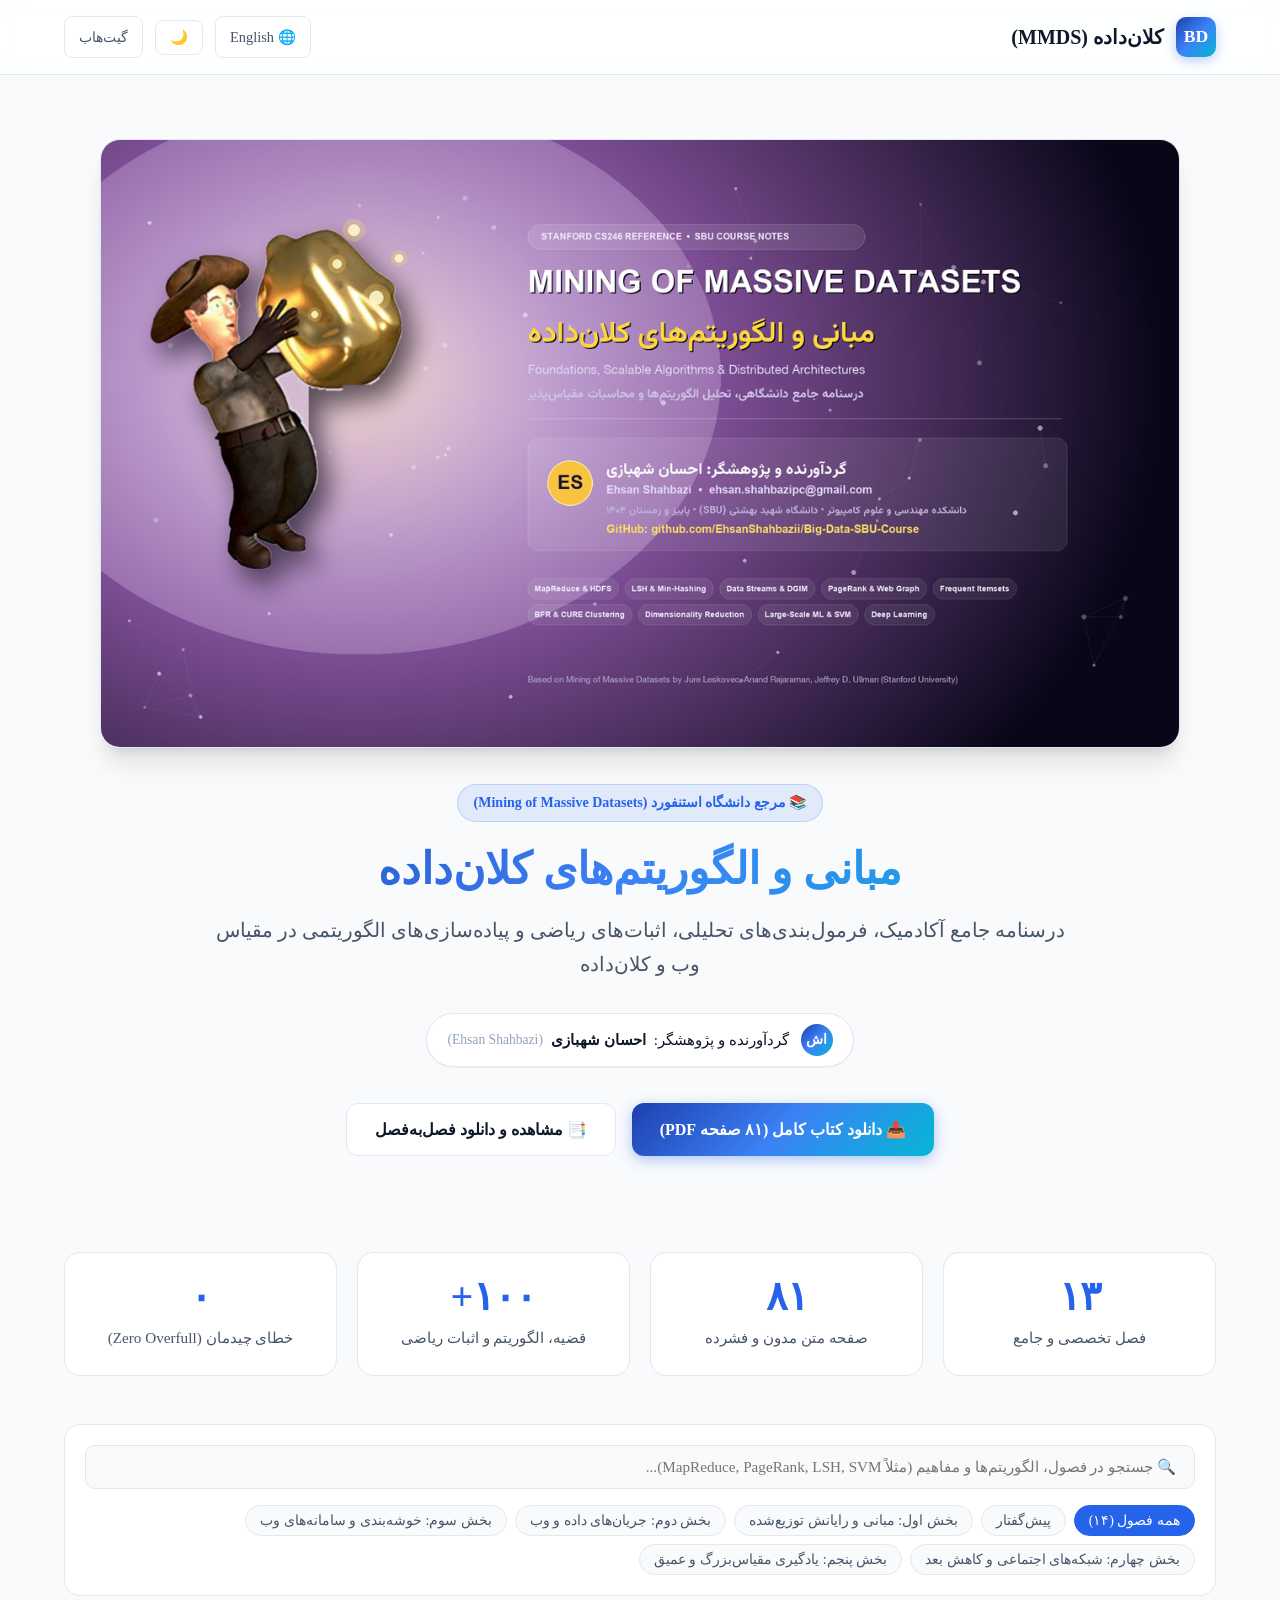
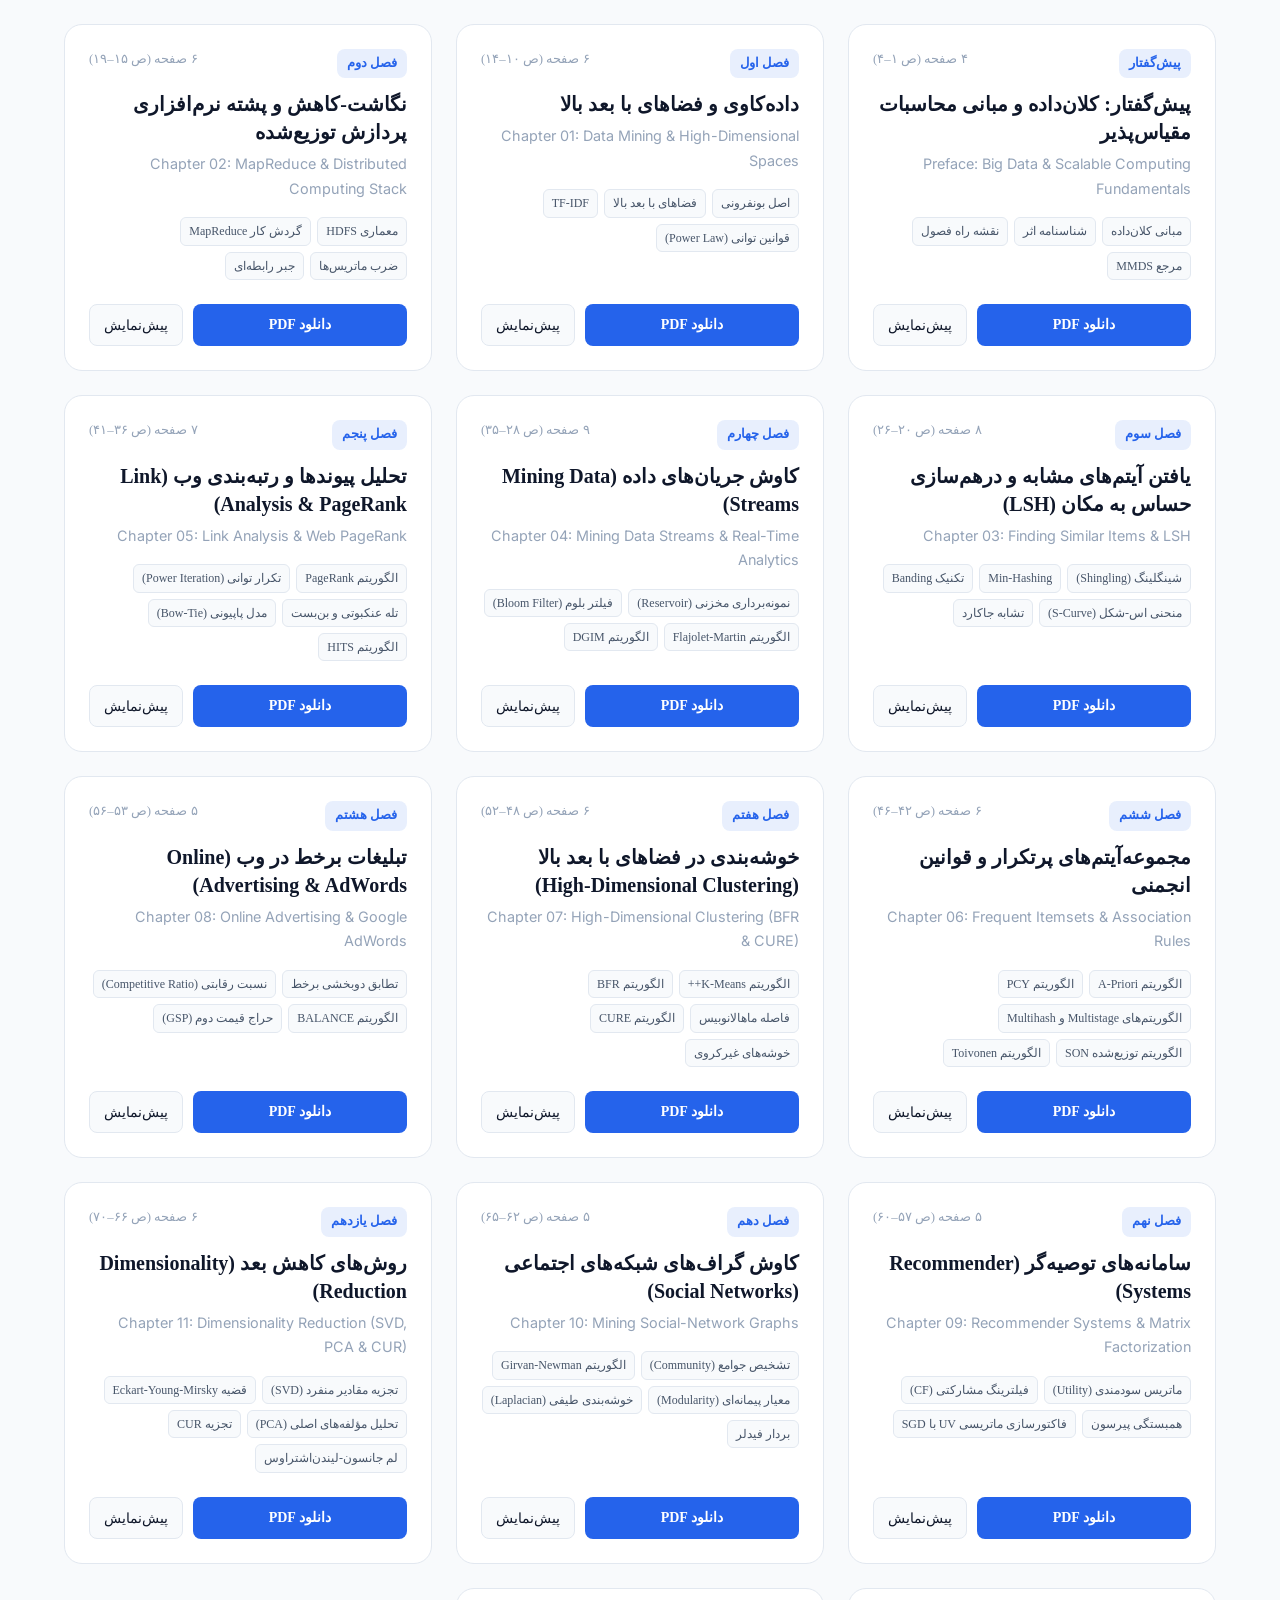
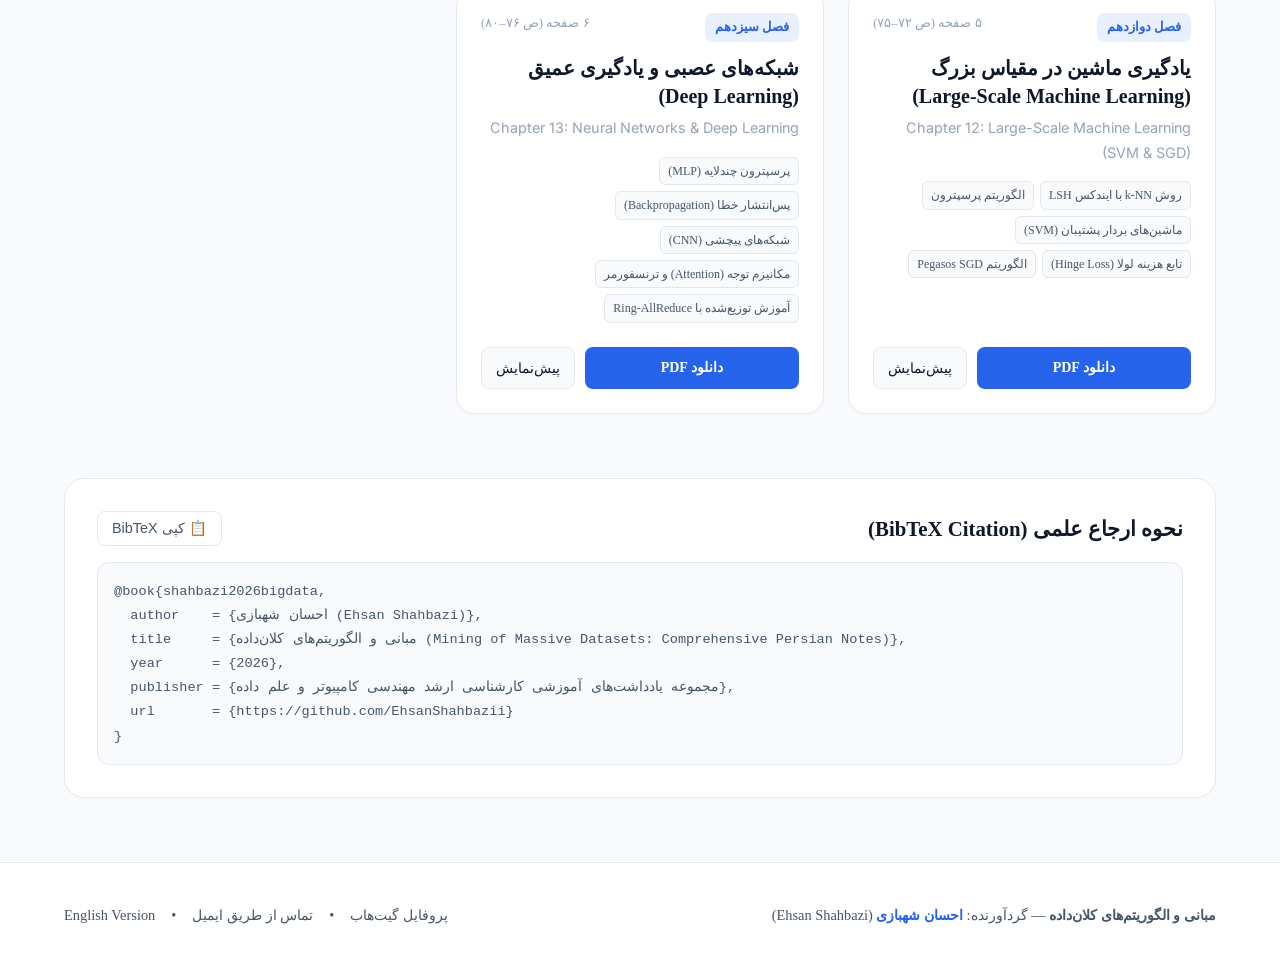
<file: docs/index.html>
<!DOCTYPE html>
<html lang="fa" dir="rtl">
<head>
    <meta charset="UTF-8">
    <meta name="viewport" content="width=device-width, initial-scale=1.0">
    <title>مبانی و الگوریتم‌های کلان‌داده | احسان شهبازی</title>
    <meta name="description" content="درسنامه جامع، آکادمیک و درس به درس کلان‌داده بر اساس کتاب مرجع Mining of Massive Datasets (MMDS) دانشگاه استنفورد، گردآوری شده توسط احسان شهبازی.">
    <meta name="author" content="احسان شهبازی (Ehsan Shahbazi)">
    <link rel="stylesheet" href="assets/style.css">
    <link rel="icon" href="data:image/svg+xml,<svg xmlns=%22http://www.w3.org/2000/svg%22 viewBox=%220 0 100 100%22><text y=%22.9em%22 font-size=%2290%22>📊</text></svg>">
</head>
<body>

    <!-- Navbar -->
    <header class="navbar">
        <div class="container nav-content">
            <a href="#" class="brand">
                <div class="brand-icon">BD</div>
                <span>کلان‌داده (MMDS)</span>
            </a>
            <div class="nav-actions">
                <a href="index_en.html" class="icon-btn" title="Switch to English">
                    <span>🌐 English</span>
                </a>
                <button id="theme-toggle" class="icon-btn" aria-label="تغییر تم">
                    <span class="theme-icon">🌙</span>
                </button>
                <a href="https://github.com/EhsanShahbazii/Big-Data-SBU-Course" target="_blank" rel="noopener noreferrer" class="icon-btn">
                    <span>گیت‌هاب</span>
                </a>
            </div>
        </div>
    </header>

    <main class="container">
        <!-- Hero Section -->
        <section class="hero">
            <div class="banner-wrapper" style="max-width: 1080px; margin: 0 auto 36px; border-radius: 20px; overflow: hidden; box-shadow: var(--shadow-xl); border: 1px solid var(--border-color);">
                <img src="assets/banner_social.png" alt="بنر دوره کلان‌داده" style="width: 100%; height: auto; display: block;" />
            </div>
            <div class="hero-badge">
                <span>📚 مرجع دانشگاه استنفورد (Mining of Massive Datasets)</span>
            </div>
            <h1 class="hero-title">مبانی و الگوریتم‌های کلان‌داده</h1>
            <p class="hero-subtitle">
                درسنامه جامع آکادمیک، فرمول‌بندی‌های تحلیلی، اثبات‌های ریاضی و پیاده‌سازی‌های الگوریتمی در مقیاس وب و کلان‌داده
            </p>

            <div class="author-pill">
                <div class="author-avatar">اش</div>
                <div class="author-info">
                    <span>گردآورنده و پژوهشگر:</span>
                    <a href="https://github.com/EhsanShahbazii" target="_blank" rel="noopener noreferrer" class="author-name" style="text-decoration:none;">احسان شهبازی</a>
                    <span style="color:var(--text-muted); font-size:0.85rem;">(Ehsan Shahbazi)</span>
                </div>
            </div>

            <div class="hero-cta">
                <a href="pdfs/BigData_Course_Notes_Full.pdf" download class="btn-primary">
                    <span>📥 دانلود کتاب کامل (۸۱ صفحه PDF)</span>
                </a>
                <a href="#chapters" class="btn-secondary">
                    <span>📑 مشاهده و دانلود فصل‌به‌فصل</span>
                </a>
            </div>
        </section>

        <!-- Stats Grid -->
        <section class="stats-grid">
            <div class="stat-card">
                <div class="stat-number">۱۳</div>
                <div class="stat-label">فصل تخصصی و جامع</div>
            </div>
            <div class="stat-card">
                <div class="stat-number">۸۱</div>
                <div class="stat-label">صفحه متن مدون و فشرده</div>
            </div>
            <div class="stat-card">
                <div class="stat-number">۱۰۰+</div>
                <div class="stat-label">قضیه، الگوریتم و اثبات ریاضی</div>
            </div>
            <div class="stat-card">
                <div class="stat-number">۰</div>
                <div class="stat-label">خطای چیدمان (Zero Overfull)</div>
            </div>
        </section>

        <!-- Chapter Filter & Search Bar -->
        <section id="chapters" class="controls-bar">
            <div class="search-wrapper">
                <input type="text" id="search-input" class="search-input" placeholder="🔍 جستجو در فصول، الگوریتم‌ها و مفاهیم (مثلاً MapReduce, PageRank, LSH, SVM)...">
            </div>
            <div class="filter-pills">
                <button class="pill-btn active" data-part="all">همه فصول (۱۴)</button>
                <button class="pill-btn" data-part="preface">پیش‌گفتار</button>
                <button class="pill-btn" data-part="part1">بخش اول: مبانی و رایانش توزیع‌شده</button>
                <button class="pill-btn" data-part="part2">بخش دوم: جریان‌های داده و وب</button>
                <button class="pill-btn" data-part="part3">بخش سوم: خوشه‌بندی و سامانه‌های وب</button>
                <button class="pill-btn" data-part="part4">بخش چهارم: شبکه‌های اجتماعی و کاهش بعد</button>
                <button class="pill-btn" data-part="part5">بخش پنجم: یادگیری مقیاس‌بزرگ و عمیق</button>
            </div>
        </section>

        <!-- Chapters Grid -->
        <div class="chapters-grid">

            <!-- Preface -->
            <div class="chapter-card" data-part="preface">
                <div>
                    <div class="card-header">
                        <span class="chapter-badge">پیش‌گفتار</span>
                        <span class="page-count">۴ صفحه (ص ۱–۴)</span>
                    </div>
                    <h3 class="chapter-title">پیش‌گفتار: کلان‌داده و مبانی محاسبات مقیاس‌پذیر</h3>
                    <p class="chapter-subtitle">Preface: Big Data & Scalable Computing Fundamentals</p>
                    <div class="topic-tags">
                        <span class="topic-tag">مبانی کلان‌داده</span>
                        <span class="topic-tag">شناسنامه اثر</span>
                        <span class="topic-tag">نقشه راه فصول</span>
                        <span class="topic-tag">مرجع MMDS</span>
                    </div>
                </div>
                <div class="card-actions">
                    <a href="pdfs/Chapter00_Preface.pdf" download class="btn-download">دانلود PDF</a>
                    <button class="btn-preview" data-pdf="pdfs/Chapter00_Preface.pdf" data-title="پیش‌گفتار: کلان‌داده و مبانی محاسبات مقیاس‌پذیر">پیش‌نمایش</button>
                </div>
            </div>

            <!-- Chapter 01 -->
            <div class="chapter-card" data-part="part1">
                <div>
                    <div class="card-header">
                        <span class="chapter-badge">فصل اول</span>
                        <span class="page-count">۶ صفحه (ص ۱۰–۱۴)</span>
                    </div>
                    <h3 class="chapter-title">داده‌کاوی و فضاهای با بعد بالا</h3>
                    <p class="chapter-subtitle">Chapter 01: Data Mining & High-Dimensional Spaces</p>
                    <div class="topic-tags">
                        <span class="topic-tag">اصل بونفرونی</span>
                        <span class="topic-tag">فضاهای با بعد بالا</span>
                        <span class="topic-tag">TF-IDF</span>
                        <span class="topic-tag">قوانین توانی (Power Law)</span>
                    </div>
                </div>
                <div class="card-actions">
                    <a href="pdfs/Chapter01_DataMining_HighDimensional.pdf" download class="btn-download">دانلود PDF</a>
                    <button class="btn-preview" data-pdf="pdfs/Chapter01_DataMining_HighDimensional.pdf" data-title="فصل اول: داده‌کاوی و فضاهای با بعد بالا">پیش‌نمایش</button>
                </div>
            </div>

            <!-- Chapter 02 -->
            <div class="chapter-card" data-part="part1">
                <div>
                    <div class="card-header">
                        <span class="chapter-badge">فصل دوم</span>
                        <span class="page-count">۶ صفحه (ص ۱۵–۱۹)</span>
                    </div>
                    <h3 class="chapter-title">نگاشت-کاهش و پشته نرم‌افزاری پردازش توزیع‌شده</h3>
                    <p class="chapter-subtitle">Chapter 02: MapReduce & Distributed Computing Stack</p>
                    <div class="topic-tags">
                        <span class="topic-tag">معماری HDFS</span>
                        <span class="topic-tag">گردش کار MapReduce</span>
                        <span class="topic-tag">ضرب ماتریس‌ها</span>
                        <span class="topic-tag">جبر رابطه‌ای</span>
                    </div>
                </div>
                <div class="card-actions">
                    <a href="pdfs/Chapter02_MapReduce_HDFS.pdf" download class="btn-download">دانلود PDF</a>
                    <button class="btn-preview" data-pdf="pdfs/Chapter02_MapReduce_HDFS.pdf" data-title="فصل دوم: نگاشت-کاهش و پشته نرم‌افزاری توزیع‌شده">پیش‌نمایش</button>
                </div>
            </div>

            <!-- Chapter 03 -->
            <div class="chapter-card" data-part="part1">
                <div>
                    <div class="card-header">
                        <span class="chapter-badge">فصل سوم</span>
                        <span class="page-count">۸ صفحه (ص ۲۰–۲۶)</span>
                    </div>
                    <h3 class="chapter-title">یافتن آیتم‌های مشابه و درهم‌سازی حساس به مکان (LSH)</h3>
                    <p class="chapter-subtitle">Chapter 03: Finding Similar Items & LSH</p>
                    <div class="topic-tags">
                        <span class="topic-tag">شینگلینگ (Shingling)</span>
                        <span class="topic-tag">Min-Hashing</span>
                        <span class="topic-tag">تکنیک Banding</span>
                        <span class="topic-tag">منحنی اس-شکل (S-Curve)</span>
                        <span class="topic-tag">تشابه جاکارد</span>
                    </div>
                </div>
                <div class="card-actions">
                    <a href="pdfs/Chapter03_Finding_Similar_Items_LSH.pdf" download class="btn-download">دانلود PDF</a>
                    <button class="btn-preview" data-pdf="pdfs/Chapter03_Finding_Similar_Items_LSH.pdf" data-title="فصل سوم: یافتن آیتم‌های مشابه و LSH">پیش‌نمایش</button>
                </div>
            </div>

            <!-- Chapter 04 -->
            <div class="chapter-card" data-part="part2">
                <div>
                    <div class="card-header">
                        <span class="chapter-badge">فصل چهارم</span>
                        <span class="page-count">۹ صفحه (ص ۲۸–۳۵)</span>
                    </div>
                    <h3 class="chapter-title">کاوش جریان‌های داده (Mining Data Streams)</h3>
                    <p class="chapter-subtitle">Chapter 04: Mining Data Streams & Real-Time Analytics</p>
                    <div class="topic-tags">
                        <span class="topic-tag">نمونه‌برداری مخزنی (Reservoir)</span>
                        <span class="topic-tag">فیلتر بلوم (Bloom Filter)</span>
                        <span class="topic-tag">الگوریتم Flajolet-Martin</span>
                        <span class="topic-tag">الگوریتم DGIM</span>
                    </div>
                </div>
                <div class="card-actions">
                    <a href="pdfs/Chapter04_Mining_Data_Streams.pdf" download class="btn-download">دانلود PDF</a>
                    <button class="btn-preview" data-pdf="pdfs/Chapter04_Mining_Data_Streams.pdf" data-title="فصل چهارم: کاوش جریان‌های داده">پیش‌نمایش</button>
                </div>
            </div>

            <!-- Chapter 05 -->
            <div class="chapter-card" data-part="part2">
                <div>
                    <div class="card-header">
                        <span class="chapter-badge">فصل پنجم</span>
                        <span class="page-count">۷ صفحه (ص ۳۶–۴۱)</span>
                    </div>
                    <h3 class="chapter-title">تحلیل پیوندها و رتبه‌بندی وب (Link Analysis & PageRank)</h3>
                    <p class="chapter-subtitle">Chapter 05: Link Analysis & Web PageRank</p>
                    <div class="topic-tags">
                        <span class="topic-tag">الگوریتم PageRank</span>
                        <span class="topic-tag">تکرار توانی (Power Iteration)</span>
                        <span class="topic-tag">تله عنکبوتی و بن‌بست</span>
                        <span class="topic-tag">مدل پاپیونی (Bow-Tie)</span>
                        <span class="topic-tag">الگوریتم HITS</span>
                    </div>
                </div>
                <div class="card-actions">
                    <a href="pdfs/Chapter05_LinkAnalysis_PageRank.pdf" download class="btn-download">دانلود PDF</a>
                    <button class="btn-preview" data-pdf="pdfs/Chapter05_LinkAnalysis_PageRank.pdf" data-title="فصل پنجم: تحلیل پیوندها و PageRank">پیش‌نمایش</button>
                </div>
            </div>

            <!-- Chapter 06 -->
            <div class="chapter-card" data-part="part2">
                <div>
                    <div class="card-header">
                        <span class="chapter-badge">فصل ششم</span>
                        <span class="page-count">۶ صفحه (ص ۴۲–۴۶)</span>
                    </div>
                    <h3 class="chapter-title">مجموعه‌آیتم‌های پرتکرار و قوانین انجمنی</h3>
                    <p class="chapter-subtitle">Chapter 06: Frequent Itemsets & Association Rules</p>
                    <div class="topic-tags">
                        <span class="topic-tag">الگوریتم A-Priori</span>
                        <span class="topic-tag">الگوریتم PCY</span>
                        <span class="topic-tag">الگوریتم‌های Multistage و Multihash</span>
                        <span class="topic-tag">الگوریتم توزیع‌شده SON</span>
                        <span class="topic-tag">الگوریتم Toivonen</span>
                    </div>
                </div>
                <div class="card-actions">
                    <a href="pdfs/Chapter06_Frequent_Itemsets.pdf" download class="btn-download">دانلود PDF</a>
                    <button class="btn-preview" data-pdf="pdfs/Chapter06_Frequent_Itemsets.pdf" data-title="فصل ششم: مجموعه‌آیتم‌های پرتکرار">پیش‌نمایش</button>
                </div>
            </div>

            <!-- Chapter 07 -->
            <div class="chapter-card" data-part="part3">
                <div>
                    <div class="card-header">
                        <span class="chapter-badge">فصل هفتم</span>
                        <span class="page-count">۶ صفحه (ص ۴۸–۵۲)</span>
                    </div>
                    <h3 class="chapter-title">خوشه‌بندی در فضاهای با بعد بالا (High-Dimensional Clustering)</h3>
                    <p class="chapter-subtitle">Chapter 07: High-Dimensional Clustering (BFR & CURE)</p>
                    <div class="topic-tags">
                        <span class="topic-tag">الگوریتم K-Means++</span>
                        <span class="topic-tag">الگوریتم BFR</span>
                        <span class="topic-tag">فاصله ماهالانوبیس</span>
                        <span class="topic-tag">الگوریتم CURE</span>
                        <span class="topic-tag">خوشه‌های غیرکروی</span>
                    </div>
                </div>
                <div class="card-actions">
                    <a href="pdfs/Chapter07_Clustering_Massive_Data.pdf" download class="btn-download">دانلود PDF</a>
                    <button class="btn-preview" data-pdf="pdfs/Chapter07_Clustering_Massive_Data.pdf" data-title="فصل هفتم: خوشه‌بندی در فضاهای با بعد بالا">پیش‌نمایش</button>
                </div>
            </div>

            <!-- Chapter 08 -->
            <div class="chapter-card" data-part="part3">
                <div>
                    <div class="card-header">
                        <span class="chapter-badge">فصل هشتم</span>
                        <span class="page-count">۵ صفحه (ص ۵۳–۵۶)</span>
                    </div>
                    <h3 class="chapter-title">تبلیغات برخط در وب (Online Advertising & AdWords)</h3>
                    <p class="chapter-subtitle">Chapter 08: Online Advertising & Google AdWords</p>
                    <div class="topic-tags">
                        <span class="topic-tag">تطابق دوبخشی برخط</span>
                        <span class="topic-tag">نسبت رقابتی (Competitive Ratio)</span>
                        <span class="topic-tag">الگوریتم BALANCE</span>
                        <span class="topic-tag">حراج قیمت دوم (GSP)</span>
                    </div>
                </div>
                <div class="card-actions">
                    <a href="pdfs/Chapter08_Online_Advertising.pdf" download class="btn-download">دانلود PDF</a>
                    <button class="btn-preview" data-pdf="pdfs/Chapter08_Online_Advertising.pdf" data-title="فصل هشتم: تبلیغات برخط در وب">پیش‌نمایش</button>
                </div>
            </div>

            <!-- Chapter 09 -->
            <div class="chapter-card" data-part="part3">
                <div>
                    <div class="card-header">
                        <span class="chapter-badge">فصل نهم</span>
                        <span class="page-count">۵ صفحه (ص ۵۷–۶۰)</span>
                    </div>
                    <h3 class="chapter-title">سامانه‌های توصیه‌گر (Recommender Systems)</h3>
                    <p class="chapter-subtitle">Chapter 09: Recommender Systems & Matrix Factorization</p>
                    <div class="topic-tags">
                        <span class="topic-tag">ماتریس سودمندی (Utility)</span>
                        <span class="topic-tag">فیلترینگ مشارکتی (CF)</span>
                        <span class="topic-tag">همبستگی پیرسون</span>
                        <span class="topic-tag">فاکتورسازی ماتریسی UV با SGD</span>
                    </div>
                </div>
                <div class="card-actions">
                    <a href="pdfs/Chapter09_Recommender_Systems.pdf" download class="btn-download">دانلود PDF</a>
                    <button class="btn-preview" data-pdf="pdfs/Chapter09_Recommender_Systems.pdf" data-title="فصل نهم: سامانه‌های توصیه‌گر">پیش‌نمایش</button>
                </div>
            </div>

            <!-- Chapter 10 -->
            <div class="chapter-card" data-part="part4">
                <div>
                    <div class="card-header">
                        <span class="chapter-badge">فصل دهم</span>
                        <span class="page-count">۵ صفحه (ص ۶۲–۶۵)</span>
                    </div>
                    <h3 class="chapter-title">کاوش گراف‌های شبکه‌های اجتماعی (Social Networks)</h3>
                    <p class="chapter-subtitle">Chapter 10: Mining Social-Network Graphs</p>
                    <div class="topic-tags">
                        <span class="topic-tag">تشخیص جوامع (Community)</span>
                        <span class="topic-tag">الگوریتم Girvan-Newman</span>
                        <span class="topic-tag">معیار پیمانه‌ای (Modularity)</span>
                        <span class="topic-tag">خوشه‌بندی طیفی (Laplacian)</span>
                        <span class="topic-tag">بردار فیدلر</span>
                    </div>
                </div>
                <div class="card-actions">
                    <a href="pdfs/Chapter10_Social_Network_Graphs.pdf" download class="btn-download">دانلود PDF</a>
                    <button class="btn-preview" data-pdf="pdfs/Chapter10_Social_Network_Graphs.pdf" data-title="فصل دهم: کاوش گراف‌های شبکه‌های اجتماعی">پیش‌نمایش</button>
                </div>
            </div>

            <!-- Chapter 11 -->
            <div class="chapter-card" data-part="part4">
                <div>
                    <div class="card-header">
                        <span class="chapter-badge">فصل یازدهم</span>
                        <span class="page-count">۶ صفحه (ص ۶۶–۷۰)</span>
                    </div>
                    <h3 class="chapter-title">روش‌های کاهش بعد (Dimensionality Reduction)</h3>
                    <p class="chapter-subtitle">Chapter 11: Dimensionality Reduction (SVD, PCA & CUR)</p>
                    <div class="topic-tags">
                        <span class="topic-tag">تجزیه مقادیر منفرد (SVD)</span>
                        <span class="topic-tag">قضیه Eckart-Young-Mirsky</span>
                        <span class="topic-tag">تحلیل مؤلفه‌های اصلی (PCA)</span>
                        <span class="topic-tag">تجزیه CUR</span>
                        <span class="topic-tag">لم جانسون-لیندن‌اشتراوس</span>
                    </div>
                </div>
                <div class="card-actions">
                    <a href="pdfs/Chapter11_Dimensionality_Reduction.pdf" download class="btn-download">دانلود PDF</a>
                    <button class="btn-preview" data-pdf="pdfs/Chapter11_Dimensionality_Reduction.pdf" data-title="فصل یازدهم: روش‌های کاهش بعد">پیش‌نمایش</button>
                </div>
            </div>

            <!-- Chapter 12 -->
            <div class="chapter-card" data-part="part5">
                <div>
                    <div class="card-header">
                        <span class="chapter-badge">فصل دوازدهم</span>
                        <span class="page-count">۵ صفحه (ص ۷۲–۷۵)</span>
                    </div>
                    <h3 class="chapter-title">یادگیری ماشین در مقیاس بزرگ (Large-Scale Machine Learning)</h3>
                    <p class="chapter-subtitle">Chapter 12: Large-Scale Machine Learning (SVM & SGD)</p>
                    <div class="topic-tags">
                        <span class="topic-tag">روش k-NN با ایندکس LSH</span>
                        <span class="topic-tag">الگوریتم پرسپترون</span>
                        <span class="topic-tag">ماشین‌های بردار پشتیبان (SVM)</span>
                        <span class="topic-tag">تابع هزینه لولا (Hinge Loss)</span>
                        <span class="topic-tag">الگوریتم Pegasos SGD</span>
                    </div>
                </div>
                <div class="card-actions">
                    <a href="pdfs/Chapter12_LargeScale_MachineLearning.pdf" download class="btn-download">دانلود PDF</a>
                    <button class="btn-preview" data-pdf="pdfs/Chapter12_LargeScale_MachineLearning.pdf" data-title="فصل دوازدهم: یادگیری ماشین در مقیاس بزرگ">پیش‌نمایش</button>
                </div>
            </div>

            <!-- Chapter 13 -->
            <div class="chapter-card" data-part="part5">
                <div>
                    <div class="card-header">
                        <span class="chapter-badge">فصل سیزدهم</span>
                        <span class="page-count">۶ صفحه (ص ۷۶–۸۰)</span>
                    </div>
                    <h3 class="chapter-title">شبکه‌های عصبی و یادگیری عمیق (Deep Learning)</h3>
                    <p class="chapter-subtitle">Chapter 13: Neural Networks & Deep Learning</p>
                    <div class="topic-tags">
                        <span class="topic-tag">پرسپترون چندلایه (MLP)</span>
                        <span class="topic-tag">پس‌انتشار خطا (Backpropagation)</span>
                        <span class="topic-tag">شبکه‌های پیچشی (CNN)</span>
                        <span class="topic-tag">مکانیزم توجه (Attention) و ترنسفورمر</span>
                        <span class="topic-tag">آموزش توزیع‌شده با Ring-AllReduce</span>
                    </div>
                </div>
                <div class="card-actions">
                    <a href="pdfs/Chapter13_NeuralNetworks_DeepLearning.pdf" download class="btn-download">دانلود PDF</a>
                    <button class="btn-preview" data-pdf="pdfs/Chapter13_NeuralNetworks_DeepLearning.pdf" data-title="فصل سیزدهم: شبکه‌های عصبی و یادگیری عمیق">پیش‌نمایش</button>
                </div>
            </div>

        </div>

        <!-- Citation Section -->
        <section class="citation-section">
            <div class="citation-header">
                <h3 class="citation-title">نحوه ارجاع علمی (BibTeX Citation)</h3>
                <button id="copy-bibtex-btn" class="icon-btn">📋 کپی BibTeX</button>
            </div>
            <pre class="code-box"><code id="bibtex-code">@book{shahbazi2026bigdata,
  author    = {احسان شهبازی (Ehsan Shahbazi)},
  title     = {مبانی و الگوریتم‌های کلان‌داده (Mining of Massive Datasets: Comprehensive Persian Notes)},
  year      = {2026},
  publisher = {مجموعه یادداشت‌های آموزشی کارشناسی ارشد مهندسی کامپیوتر و علم داده},
  url       = {https://github.com/EhsanShahbazii}
}</code></pre>
        </section>
    </main>

    <!-- Modal for PDF Preview -->
    <div id="pdf-modal" class="modal-overlay">
        <div class="modal-container">
            <div class="modal-header">
                <span id="modal-title" class="modal-title">پیش‌نمایش سند</span>
                <button id="modal-close" class="modal-close">&times;</button>
            </div>
            <div class="modal-body">
                <iframe id="modal-iframe" src="" title="PDF Preview"></iframe>
            </div>
        </div>
    </div>

    <!-- Footer -->
    <footer class="footer">
        <div class="container footer-content">
            <div>
                <strong>مبانی و الگوریتم‌های کلان‌داده</strong> — گردآورنده: 
                <a href="https://github.com/EhsanShahbazii" target="_blank" rel="noopener noreferrer" style="color:var(--primary-500); text-decoration:none; font-weight:700;">احسان شهبازی</a>
                (Ehsan Shahbazi)
            </div>
            <div class="footer-links">
                <a href="https://github.com/EhsanShahbazii" target="_blank" rel="noopener noreferrer">پروفایل گیت‌هاب</a>
                <span>•</span>
                <a href="mailto:ehsan.shahbazipc@gmail.com">تماس از طریق ایمیل</a>
                <span>•</span>
                <a href="index_en.html">English Version</a>
            </div>
        </div>
    </footer>

    <script src="assets/app.js"></script>
</body>
</html>
</file>
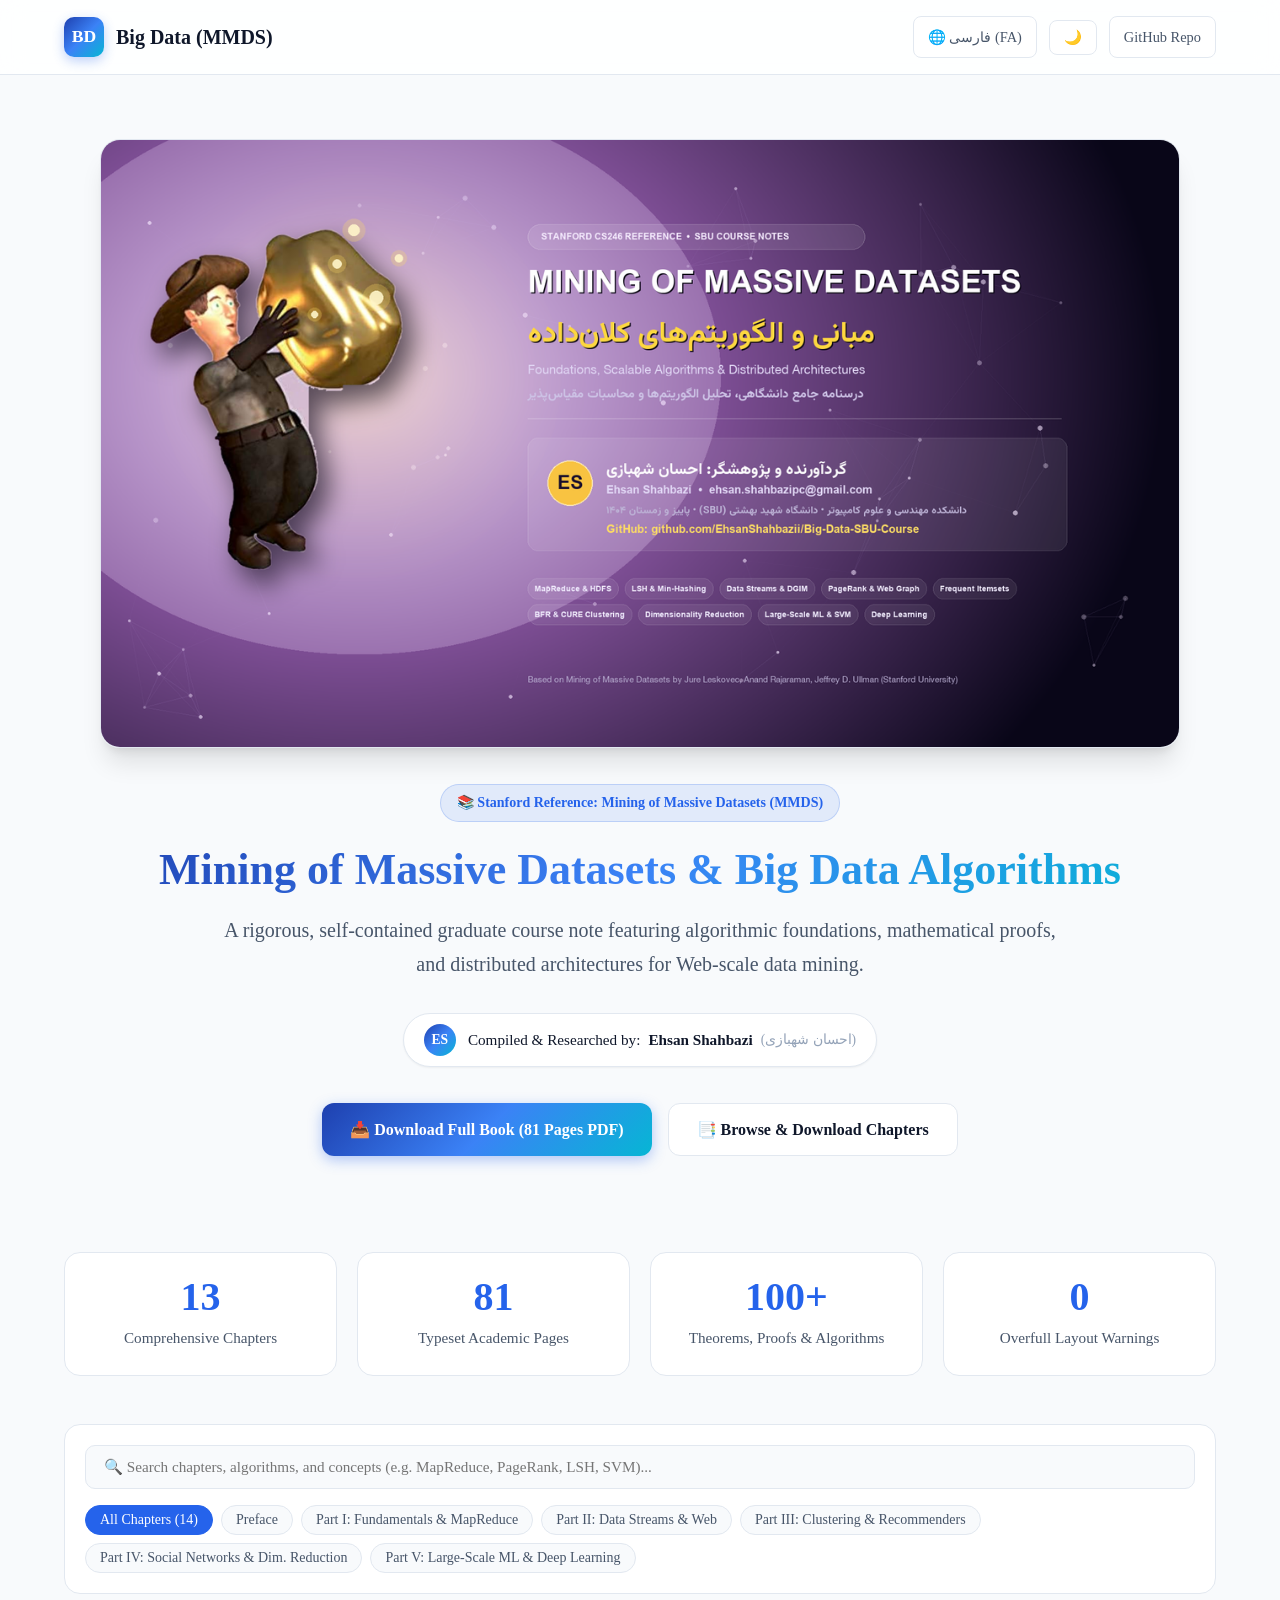
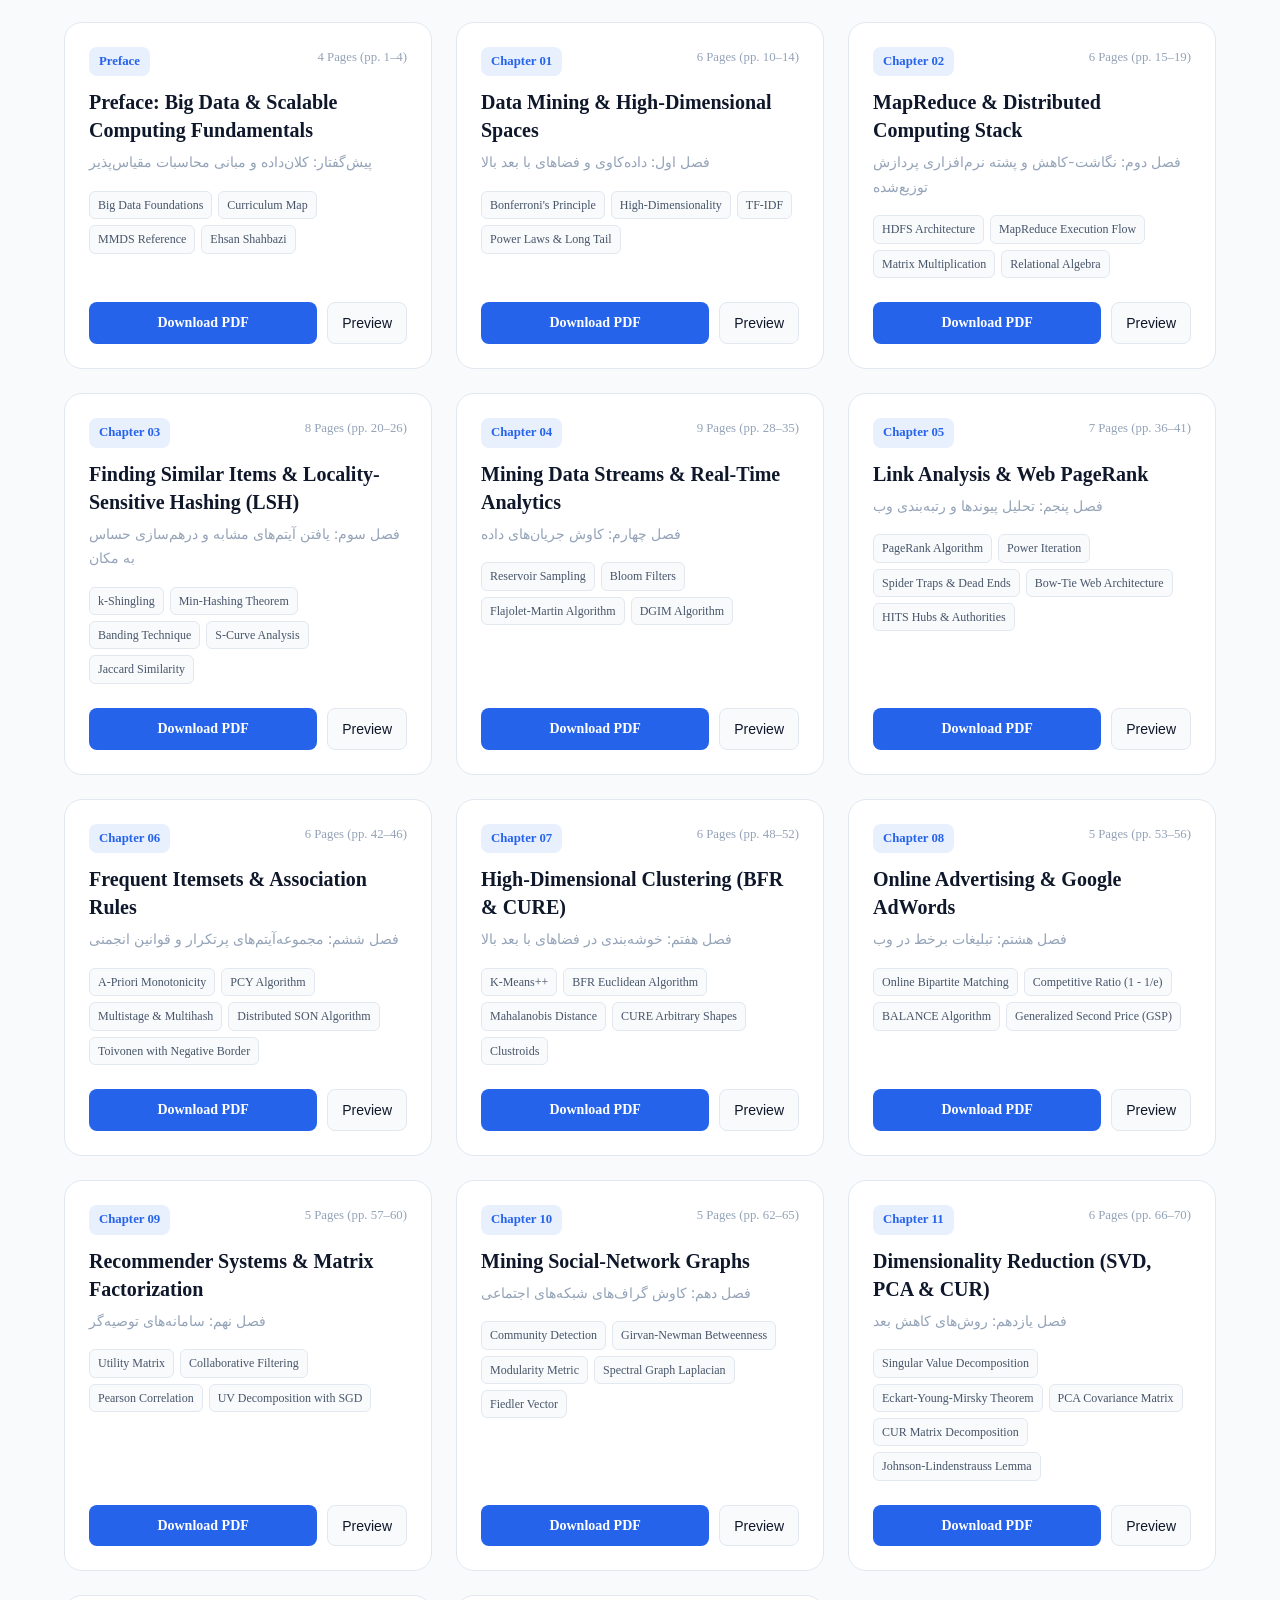
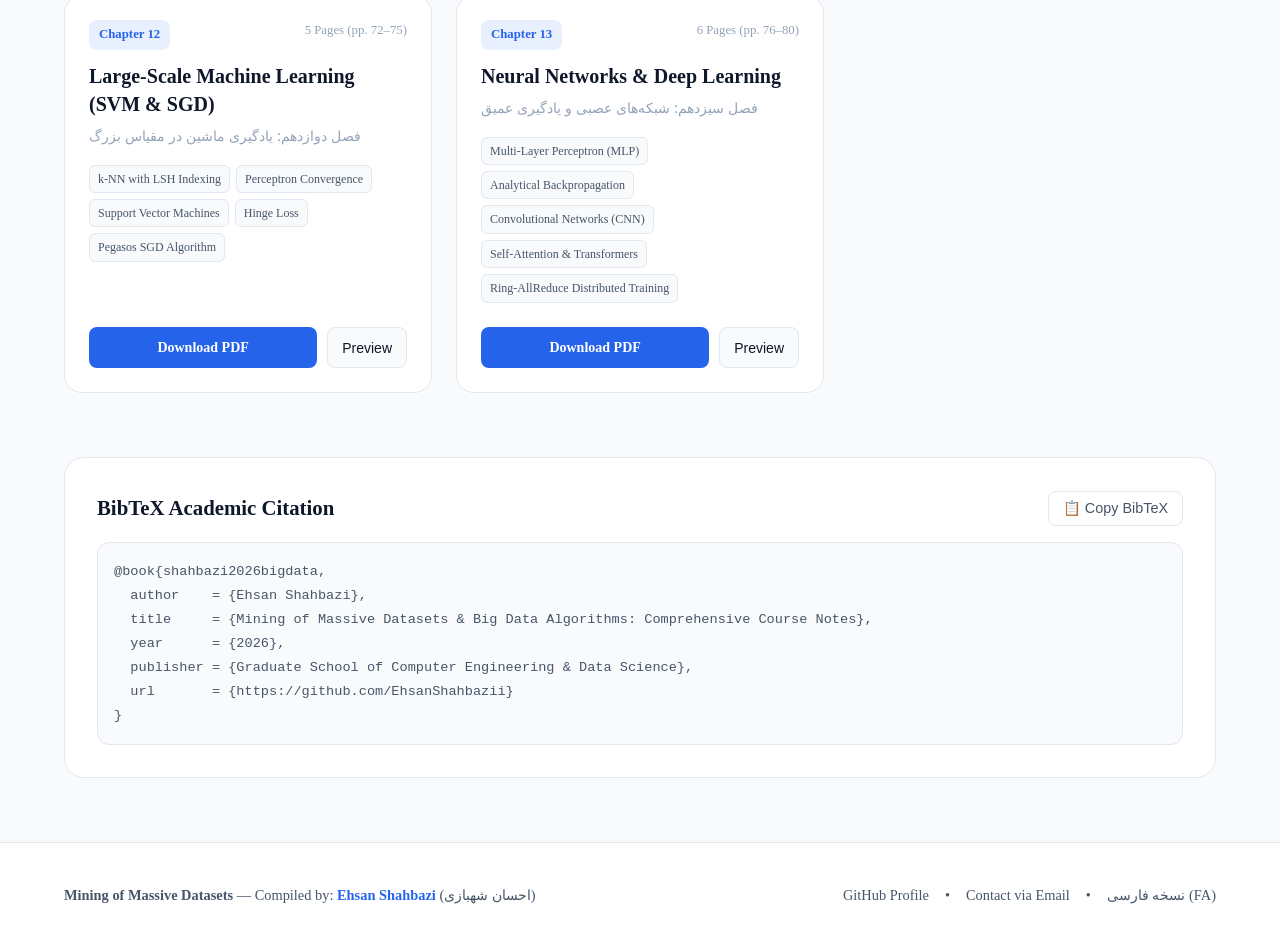
<file: docs/index_en.html>
<!DOCTYPE html>
<html lang="en" dir="ltr">
<head>
    <meta charset="UTF-8">
    <meta name="viewport" content="width=device-width, initial-scale=1.0">
    <title>Mining of Massive Datasets & Big Data Algorithms | Ehsan Shahbazi</title>
    <meta name="description" content="Comprehensive academic graduate-level course notes on Mining of Massive Datasets (MMDS) by Stanford University, compiled by Ehsan Shahbazi.">
    <meta name="author" content="Ehsan Shahbazi">
    <link rel="stylesheet" href="assets/style.css">
    <link rel="icon" href="data:image/svg+xml,<svg xmlns=%22http://www.w3.org/2000/svg%22 viewBox=%220 0 100 100%22><text y=%22.9em%22 font-size=%2290%22>📊</text></svg>">
</head>
<body>

    <!-- Navbar -->
    <header class="navbar">
        <div class="container nav-content">
            <a href="#" class="brand">
                <div class="brand-icon">BD</div>
                <span>Big Data (MMDS)</span>
            </a>
            <div class="nav-actions">
                <a href="index.html" class="icon-btn" title="تغییر به نسخه فارسی">
                    <span>🌐 فارسی (FA)</span>
                </a>
                <button id="theme-toggle" class="icon-btn" aria-label="Toggle Theme">
                    <span class="theme-icon">🌙</span>
                </button>
                <a href="https://github.com/EhsanShahbazii/Big-Data-SBU-Course" target="_blank" rel="noopener noreferrer" class="icon-btn">
                    <span>GitHub Repo</span>
                </a>
            </div>
        </div>
    </header>

    <main class="container">
        <!-- Hero Section -->
        <section class="hero">
            <div class="banner-wrapper" style="max-width: 1080px; margin: 0 auto 36px; border-radius: 20px; overflow: hidden; box-shadow: var(--shadow-xl); border: 1px solid var(--border-color);">
                <img src="assets/banner_social.png" alt="Mining of Massive Datasets Banner" style="width: 100%; height: auto; display: block;" />
            </div>
            <div class="hero-badge">
                <span>📚 Stanford Reference: Mining of Massive Datasets (MMDS)</span>
            </div>
            <h1 class="hero-title">Mining of Massive Datasets & Big Data Algorithms</h1>
            <p class="hero-subtitle">
                A rigorous, self-contained graduate course note featuring algorithmic foundations, mathematical proofs, and distributed architectures for Web-scale data mining.
            </p>

            <div class="author-pill">
                <div class="author-avatar">ES</div>
                <div class="author-info">
                    <span>Compiled & Researched by:</span>
                    <a href="https://github.com/EhsanShahbazii" target="_blank" rel="noopener noreferrer" class="author-name" style="text-decoration:none;">Ehsan Shahbazi</a>
                    <span style="color:var(--text-muted); font-size:0.85rem;">(احسان شهبازی)</span>
                </div>
            </div>

            <div class="hero-cta">
                <a href="pdfs/BigData_Course_Notes_Full.pdf" download class="btn-primary">
                    <span>📥 Download Full Book (81 Pages PDF)</span>
                </a>
                <a href="#chapters" class="btn-secondary">
                    <span>📑 Browse & Download Chapters</span>
                </a>
            </div>
        </section>

        <!-- Stats Grid -->
        <section class="stats-grid">
            <div class="stat-card">
                <div class="stat-number">13</div>
                <div class="stat-label">Comprehensive Chapters</div>
            </div>
            <div class="stat-card">
                <div class="stat-number">81</div>
                <div class="stat-label">Typeset Academic Pages</div>
            </div>
            <div class="stat-card">
                <div class="stat-number">100+</div>
                <div class="stat-label">Theorems, Proofs & Algorithms</div>
            </div>
            <div class="stat-card">
                <div class="stat-number">0</div>
                <div class="stat-label">Overfull Layout Warnings</div>
            </div>
        </section>

        <!-- Chapter Filter & Search Bar -->
        <section id="chapters" class="controls-bar">
            <div class="search-wrapper">
                <input type="text" id="search-input" class="search-input" placeholder="🔍 Search chapters, algorithms, and concepts (e.g. MapReduce, PageRank, LSH, SVM)...">
            </div>
            <div class="filter-pills">
                <button class="pill-btn active" data-part="all">All Chapters (14)</button>
                <button class="pill-btn" data-part="preface">Preface</button>
                <button class="pill-btn" data-part="part1">Part I: Fundamentals & MapReduce</button>
                <button class="pill-btn" data-part="part2">Part II: Data Streams & Web</button>
                <button class="pill-btn" data-part="part3">Part III: Clustering & Recommenders</button>
                <button class="pill-btn" data-part="part4">Part IV: Social Networks & Dim. Reduction</button>
                <button class="pill-btn" data-part="part5">Part V: Large-Scale ML & Deep Learning</button>
            </div>
        </section>

        <!-- Chapters Grid -->
        <div class="chapters-grid">

            <!-- Preface -->
            <div class="chapter-card" data-part="preface">
                <div>
                    <div class="card-header">
                        <span class="chapter-badge">Preface</span>
                        <span class="page-count">4 Pages (pp. 1–4)</span>
                    </div>
                    <h3 class="chapter-title">Preface: Big Data & Scalable Computing Fundamentals</h3>
                    <p class="chapter-subtitle">پیش‌گفتار: کلان‌داده و مبانی محاسبات مقیاس‌پذیر</p>
                    <div class="topic-tags">
                        <span class="topic-tag">Big Data Foundations</span>
                        <span class="topic-tag">Curriculum Map</span>
                        <span class="topic-tag">MMDS Reference</span>
                        <span class="topic-tag">Ehsan Shahbazi</span>
                    </div>
                </div>
                <div class="card-actions">
                    <a href="pdfs/Chapter00_Preface.pdf" download class="btn-download">Download PDF</a>
                    <button class="btn-preview" data-pdf="pdfs/Chapter00_Preface.pdf" data-title="Preface: Big Data & Scalable Computing Fundamentals">Preview</button>
                </div>
            </div>

            <!-- Chapter 01 -->
            <div class="chapter-card" data-part="part1">
                <div>
                    <div class="card-header">
                        <span class="chapter-badge">Chapter 01</span>
                        <span class="page-count">6 Pages (pp. 10–14)</span>
                    </div>
                    <h3 class="chapter-title">Data Mining & High-Dimensional Spaces</h3>
                    <p class="chapter-subtitle">فصل اول: داده‌کاوی و فضاهای با بعد بالا</p>
                    <div class="topic-tags">
                        <span class="topic-tag">Bonferroni's Principle</span>
                        <span class="topic-tag">High-Dimensionality</span>
                        <span class="topic-tag">TF-IDF</span>
                        <span class="topic-tag">Power Laws & Long Tail</span>
                    </div>
                </div>
                <div class="card-actions">
                    <a href="pdfs/Chapter01_DataMining_HighDimensional.pdf" download class="btn-download">Download PDF</a>
                    <button class="btn-preview" data-pdf="pdfs/Chapter01_DataMining_HighDimensional.pdf" data-title="Chapter 01: Data Mining & High-Dimensional Spaces">Preview</button>
                </div>
            </div>

            <!-- Chapter 02 -->
            <div class="chapter-card" data-part="part1">
                <div>
                    <div class="card-header">
                        <span class="chapter-badge">Chapter 02</span>
                        <span class="page-count">6 Pages (pp. 15–19)</span>
                    </div>
                    <h3 class="chapter-title">MapReduce & Distributed Computing Stack</h3>
                    <p class="chapter-subtitle">فصل دوم: نگاشت-کاهش و پشته نرم‌افزاری پردازش توزیع‌شده</p>
                    <div class="topic-tags">
                        <span class="topic-tag">HDFS Architecture</span>
                        <span class="topic-tag">MapReduce Execution Flow</span>
                        <span class="topic-tag">Matrix Multiplication</span>
                        <span class="topic-tag">Relational Algebra</span>
                    </div>
                </div>
                <div class="card-actions">
                    <a href="pdfs/Chapter02_MapReduce_HDFS.pdf" download class="btn-download">Download PDF</a>
                    <button class="btn-preview" data-pdf="pdfs/Chapter02_MapReduce_HDFS.pdf" data-title="Chapter 02: MapReduce & Distributed Computing Stack">Preview</button>
                </div>
            </div>

            <!-- Chapter 03 -->
            <div class="chapter-card" data-part="part1">
                <div>
                    <div class="card-header">
                        <span class="chapter-badge">Chapter 03</span>
                        <span class="page-count">8 Pages (pp. 20–26)</span>
                    </div>
                    <h3 class="chapter-title">Finding Similar Items & Locality-Sensitive Hashing (LSH)</h3>
                    <p class="chapter-subtitle">فصل سوم: یافتن آیتم‌های مشابه و درهم‌سازی حساس به مکان</p>
                    <div class="topic-tags">
                        <span class="topic-tag">k-Shingling</span>
                        <span class="topic-tag">Min-Hashing Theorem</span>
                        <span class="topic-tag">Banding Technique</span>
                        <span class="topic-tag">S-Curve Analysis</span>
                        <span class="topic-tag">Jaccard Similarity</span>
                    </div>
                </div>
                <div class="card-actions">
                    <a href="pdfs/Chapter03_Finding_Similar_Items_LSH.pdf" download class="btn-download">Download PDF</a>
                    <button class="btn-preview" data-pdf="pdfs/Chapter03_Finding_Similar_Items_LSH.pdf" data-title="Chapter 03: Finding Similar Items & LSH">Preview</button>
                </div>
            </div>

            <!-- Chapter 04 -->
            <div class="chapter-card" data-part="part2">
                <div>
                    <div class="card-header">
                        <span class="chapter-badge">Chapter 04</span>
                        <span class="page-count">9 Pages (pp. 28–35)</span>
                    </div>
                    <h3 class="chapter-title">Mining Data Streams & Real-Time Analytics</h3>
                    <p class="chapter-subtitle">فصل چهارم: کاوش جریان‌های داده</p>
                    <div class="topic-tags">
                        <span class="topic-tag">Reservoir Sampling</span>
                        <span class="topic-tag">Bloom Filters</span>
                        <span class="topic-tag">Flajolet-Martin Algorithm</span>
                        <span class="topic-tag">DGIM Algorithm</span>
                    </div>
                </div>
                <div class="card-actions">
                    <a href="pdfs/Chapter04_Mining_Data_Streams.pdf" download class="btn-download">Download PDF</a>
                    <button class="btn-preview" data-pdf="pdfs/Chapter04_Mining_Data_Streams.pdf" data-title="Chapter 04: Mining Data Streams">Preview</button>
                </div>
            </div>

            <!-- Chapter 05 -->
            <div class="chapter-card" data-part="part2">
                <div>
                    <div class="card-header">
                        <span class="chapter-badge">Chapter 05</span>
                        <span class="page-count">7 Pages (pp. 36–41)</span>
                    </div>
                    <h3 class="chapter-title">Link Analysis & Web PageRank</h3>
                    <p class="chapter-subtitle">فصل پنجم: تحلیل پیوندها و رتبه‌بندی وب</p>
                    <div class="topic-tags">
                        <span class="topic-tag">PageRank Algorithm</span>
                        <span class="topic-tag">Power Iteration</span>
                        <span class="topic-tag">Spider Traps & Dead Ends</span>
                        <span class="topic-tag">Bow-Tie Web Architecture</span>
                        <span class="topic-tag">HITS Hubs & Authorities</span>
                    </div>
                </div>
                <div class="card-actions">
                    <a href="pdfs/Chapter05_LinkAnalysis_PageRank.pdf" download class="btn-download">Download PDF</a>
                    <button class="btn-preview" data-pdf="pdfs/Chapter05_LinkAnalysis_PageRank.pdf" data-title="Chapter 05: Link Analysis & Web PageRank">Preview</button>
                </div>
            </div>

            <!-- Chapter 06 -->
            <div class="chapter-card" data-part="part2">
                <div>
                    <div class="card-header">
                        <span class="chapter-badge">Chapter 06</span>
                        <span class="page-count">6 Pages (pp. 42–46)</span>
                    </div>
                    <h3 class="chapter-title">Frequent Itemsets & Association Rules</h3>
                    <p class="chapter-subtitle">فصل ششم: مجموعه‌آیتم‌های پرتکرار و قوانین انجمنی</p>
                    <div class="topic-tags">
                        <span class="topic-tag">A-Priori Monotonicity</span>
                        <span class="topic-tag">PCY Algorithm</span>
                        <span class="topic-tag">Multistage & Multihash</span>
                        <span class="topic-tag">Distributed SON Algorithm</span>
                        <span class="topic-tag">Toivonen with Negative Border</span>
                    </div>
                </div>
                <div class="card-actions">
                    <a href="pdfs/Chapter06_Frequent_Itemsets.pdf" download class="btn-download">Download PDF</a>
                    <button class="btn-preview" data-pdf="pdfs/Chapter06_Frequent_Itemsets.pdf" data-title="Chapter 06: Frequent Itemsets & Association Rules">Preview</button>
                </div>
            </div>

            <!-- Chapter 07 -->
            <div class="chapter-card" data-part="part3">
                <div>
                    <div class="card-header">
                        <span class="chapter-badge">Chapter 07</span>
                        <span class="page-count">6 Pages (pp. 48–52)</span>
                    </div>
                    <h3 class="chapter-title">High-Dimensional Clustering (BFR & CURE)</h3>
                    <p class="chapter-subtitle">فصل هفتم: خوشه‌بندی در فضاهای با بعد بالا</p>
                    <div class="topic-tags">
                        <span class="topic-tag">K-Means++</span>
                        <span class="topic-tag">BFR Euclidean Algorithm</span>
                        <span class="topic-tag">Mahalanobis Distance</span>
                        <span class="topic-tag">CURE Arbitrary Shapes</span>
                        <span class="topic-tag">Clustroids</span>
                    </div>
                </div>
                <div class="card-actions">
                    <a href="pdfs/Chapter07_Clustering_Massive_Data.pdf" download class="btn-download">Download PDF</a>
                    <button class="btn-preview" data-pdf="pdfs/Chapter07_Clustering_Massive_Data.pdf" data-title="Chapter 07: High-Dimensional Clustering">Preview</button>
                </div>
            </div>

            <!-- Chapter 08 -->
            <div class="chapter-card" data-part="part3">
                <div>
                    <div class="card-header">
                        <span class="chapter-badge">Chapter 08</span>
                        <span class="page-count">5 Pages (pp. 53–56)</span>
                    </div>
                    <h3 class="chapter-title">Online Advertising & Google AdWords</h3>
                    <p class="chapter-subtitle">فصل هشتم: تبلیغات برخط در وب</p>
                    <div class="topic-tags">
                        <span class="topic-tag">Online Bipartite Matching</span>
                        <span class="topic-tag">Competitive Ratio (1 - 1/e)</span>
                        <span class="topic-tag">BALANCE Algorithm</span>
                        <span class="topic-tag">Generalized Second Price (GSP)</span>
                    </div>
                </div>
                <div class="card-actions">
                    <a href="pdfs/Chapter08_Online_Advertising.pdf" download class="btn-download">Download PDF</a>
                    <button class="btn-preview" data-pdf="pdfs/Chapter08_Online_Advertising.pdf" data-title="Chapter 08: Online Advertising & AdWords">Preview</button>
                </div>
            </div>

            <!-- Chapter 09 -->
            <div class="chapter-card" data-part="part3">
                <div>
                    <div class="card-header">
                        <span class="chapter-badge">Chapter 09</span>
                        <span class="page-count">5 Pages (pp. 57–60)</span>
                    </div>
                    <h3 class="chapter-title">Recommender Systems & Matrix Factorization</h3>
                    <p class="chapter-subtitle">فصل نهم: سامانه‌های توصیه‌گر</p>
                    <div class="topic-tags">
                        <span class="topic-tag">Utility Matrix</span>
                        <span class="topic-tag">Collaborative Filtering</span>
                        <span class="topic-tag">Pearson Correlation</span>
                        <span class="topic-tag">UV Decomposition with SGD</span>
                    </div>
                </div>
                <div class="card-actions">
                    <a href="pdfs/Chapter09_Recommender_Systems.pdf" download class="btn-download">Download PDF</a>
                    <button class="btn-preview" data-pdf="pdfs/Chapter09_Recommender_Systems.pdf" data-title="Chapter 09: Recommender Systems">Preview</button>
                </div>
            </div>

            <!-- Chapter 10 -->
            <div class="chapter-card" data-part="part4">
                <div>
                    <div class="card-header">
                        <span class="chapter-badge">Chapter 10</span>
                        <span class="page-count">5 Pages (pp. 62–65)</span>
                    </div>
                    <h3 class="chapter-title">Mining Social-Network Graphs</h3>
                    <p class="chapter-subtitle">فصل دهم: کاوش گراف‌های شبکه‌های اجتماعی</p>
                    <div class="topic-tags">
                        <span class="topic-tag">Community Detection</span>
                        <span class="topic-tag">Girvan-Newman Betweenness</span>
                        <span class="topic-tag">Modularity Metric</span>
                        <span class="topic-tag">Spectral Graph Laplacian</span>
                        <span class="topic-tag">Fiedler Vector</span>
                    </div>
                </div>
                <div class="card-actions">
                    <a href="pdfs/Chapter10_Social_Network_Graphs.pdf" download class="btn-download">Download PDF</a>
                    <button class="btn-preview" data-pdf="pdfs/Chapter10_Social_Network_Graphs.pdf" data-title="Chapter 10: Mining Social-Network Graphs">Preview</button>
                </div>
            </div>

            <!-- Chapter 11 -->
            <div class="chapter-card" data-part="part4">
                <div>
                    <div class="card-header">
                        <span class="chapter-badge">Chapter 11</span>
                        <span class="page-count">6 Pages (pp. 66–70)</span>
                    </div>
                    <h3 class="chapter-title">Dimensionality Reduction (SVD, PCA & CUR)</h3>
                    <p class="chapter-subtitle">فصل یازدهم: روش‌های کاهش بعد</p>
                    <div class="topic-tags">
                        <span class="topic-tag">Singular Value Decomposition</span>
                        <span class="topic-tag">Eckart-Young-Mirsky Theorem</span>
                        <span class="topic-tag">PCA Covariance Matrix</span>
                        <span class="topic-tag">CUR Matrix Decomposition</span>
                        <span class="topic-tag">Johnson-Lindenstrauss Lemma</span>
                    </div>
                </div>
                <div class="card-actions">
                    <a href="pdfs/Chapter11_Dimensionality_Reduction.pdf" download class="btn-download">Download PDF</a>
                    <button class="btn-preview" data-pdf="pdfs/Chapter11_Dimensionality_Reduction.pdf" data-title="Chapter 11: Dimensionality Reduction">Preview</button>
                </div>
            </div>

            <!-- Chapter 12 -->
            <div class="chapter-card" data-part="part5">
                <div>
                    <div class="card-header">
                        <span class="chapter-badge">Chapter 12</span>
                        <span class="page-count">5 Pages (pp. 72–75)</span>
                    </div>
                    <h3 class="chapter-title">Large-Scale Machine Learning (SVM & SGD)</h3>
                    <p class="chapter-subtitle">فصل دوازدهم: یادگیری ماشین در مقیاس بزرگ</p>
                    <div class="topic-tags">
                        <span class="topic-tag">k-NN with LSH Indexing</span>
                        <span class="topic-tag">Perceptron Convergence</span>
                        <span class="topic-tag">Support Vector Machines</span>
                        <span class="topic-tag">Hinge Loss</span>
                        <span class="topic-tag">Pegasos SGD Algorithm</span>
                    </div>
                </div>
                <div class="card-actions">
                    <a href="pdfs/Chapter12_LargeScale_MachineLearning.pdf" download class="btn-download">Download PDF</a>
                    <button class="btn-preview" data-pdf="pdfs/Chapter12_LargeScale_MachineLearning.pdf" data-title="Chapter 12: Large-Scale Machine Learning">Preview</button>
                </div>
            </div>

            <!-- Chapter 13 -->
            <div class="chapter-card" data-part="part5">
                <div>
                    <div class="card-header">
                        <span class="chapter-badge">Chapter 13</span>
                        <span class="page-count">6 Pages (pp. 76–80)</span>
                    </div>
                    <h3 class="chapter-title">Neural Networks & Deep Learning</h3>
                    <p class="chapter-subtitle">فصل سیزدهم: شبکه‌های عصبی و یادگیری عمیق</p>
                    <div class="topic-tags">
                        <span class="topic-tag">Multi-Layer Perceptron (MLP)</span>
                        <span class="topic-tag">Analytical Backpropagation</span>
                        <span class="topic-tag">Convolutional Networks (CNN)</span>
                        <span class="topic-tag">Self-Attention & Transformers</span>
                        <span class="topic-tag">Ring-AllReduce Distributed Training</span>
                    </div>
                </div>
                <div class="card-actions">
                    <a href="pdfs/Chapter13_NeuralNetworks_DeepLearning.pdf" download class="btn-download">Download PDF</a>
                    <button class="btn-preview" data-pdf="pdfs/Chapter13_NeuralNetworks_DeepLearning.pdf" data-title="Chapter 13: Neural Networks & Deep Learning">Preview</button>
                </div>
            </div>

        </div>

        <!-- Citation Section -->
        <section class="citation-section">
            <div class="citation-header">
                <h3 class="citation-title">BibTeX Academic Citation</h3>
                <button id="copy-bibtex-btn" class="icon-btn">📋 Copy BibTeX</button>
            </div>
            <pre class="code-box"><code id="bibtex-code">@book{shahbazi2026bigdata,
  author    = {Ehsan Shahbazi},
  title     = {Mining of Massive Datasets & Big Data Algorithms: Comprehensive Course Notes},
  year      = {2026},
  publisher = {Graduate School of Computer Engineering & Data Science},
  url       = {https://github.com/EhsanShahbazii}
}</code></pre>
        </section>
    </main>

    <!-- Modal for PDF Preview -->
    <div id="pdf-modal" class="modal-overlay">
        <div class="modal-container">
            <div class="modal-header">
                <span id="modal-title" class="modal-title">Document Preview</span>
                <button id="modal-close" class="modal-close">&times;</button>
            </div>
            <div class="modal-body">
                <iframe id="modal-iframe" src="" title="PDF Preview"></iframe>
            </div>
        </div>
    </div>

    <!-- Footer -->
    <footer class="footer">
        <div class="container footer-content">
            <div>
                <strong>Mining of Massive Datasets</strong> — Compiled by: 
                <a href="https://github.com/EhsanShahbazii" target="_blank" rel="noopener noreferrer" style="color:var(--primary-500); text-decoration:none; font-weight:700;">Ehsan Shahbazi</a>
                (احسان شهبازی)
            </div>
            <div class="footer-links">
                <a href="https://github.com/EhsanShahbazii" target="_blank" rel="noopener noreferrer">GitHub Profile</a>
                <span>•</span>
                <a href="mailto:ehsan.shahbazipc@gmail.com">Contact via Email</a>
                <span>•</span>
                <a href="index.html">نسخه فارسی (FA)</a>
            </div>
        </div>
    </footer>

    <script src="assets/app.js"></script>
</body>
</html>
</file>
<file: docs/assets/style.css>
/* ==============================================================================
   Big Data Course Portal Stylesheet - Modern Responsive Design
   Author / Compiler: Ehsan Shahbazi (احسان شهبازی)
   ============================================================================== */

@import url('https://fonts.googleapis.com/css2?family=Inter:wght@300;400;500;600;700;800&family=Vazirmatn:wght@300;400;500;600;700;800;900&family=Fira+Code:wght@400;500&display=swap');

:root {
  --font-fa: 'Vazirmatn', -apple-system, BlinkMacSystemFont, 'Segoe UI', Roboto, sans-serif;
  --font-en: 'Inter', -apple-system, BlinkMacSystemFont, 'Segoe UI', Roboto, sans-serif;
  --font-code: 'Fira Code', monospace;

  /* Color Palette - Light Mode */
  --bg-body: #f8fafc;
  --bg-card: #ffffff;
  --bg-card-hover: #f1f5f9;
  --bg-glass: rgba(255, 255, 255, 0.85);
  --border-color: #e2e8f0;
  --border-focus: #3b82f6;

  --text-primary: #0f172a;
  --text-secondary: #475569;
  --text-muted: #94a3b8;

  --primary-500: #2563eb;
  --primary-600: #1d4ed8;
  --primary-gradient: linear-gradient(135deg, #1e40af 0%, #3b82f6 50%, #06b6d4 100%);
  --accent-teal: #0d9488;
  --accent-purple: #7c3aed;
  
  --shadow-sm: 0 1px 2px 0 rgb(0 0 0 / 0.05);
  --shadow-md: 0 4px 6px -1px rgb(0 0 0 / 0.1), 0 2px 4px -2px rgb(0 0 0 / 0.1);
  --shadow-lg: 0 10px 15px -3px rgb(0 0 0 / 0.1), 0 4px 6px -4px rgb(0 0 0 / 0.1);
  --shadow-xl: 0 20px 25px -5px rgb(0 0 0 / 0.1), 0 8px 10px -6px rgb(0 0 0 / 0.1);
}

[data-theme="dark"] {
  --bg-body: #0b0f19;
  --bg-card: #131b2e;
  --bg-card-hover: #1e293b;
  --bg-glass: rgba(19, 27, 46, 0.85);
  --border-color: #1e293b;
  --border-focus: #60a5fa;

  --text-primary: #f8fafc;
  --text-secondary: #cbd5e1;
  --text-muted: #64748b;

  --primary-500: #3b82f6;
  --primary-600: #60a5fa;
  --primary-gradient: linear-gradient(135deg, #3b82f6 0%, #6366f1 50%, #14b8a6 100%);
  --accent-teal: #2dd4bf;
  --accent-purple: #a855f7;

  --shadow-sm: 0 1px 2px 0 rgb(0 0 0 / 0.5);
  --shadow-md: 0 4px 6px -1px rgb(0 0 0 / 0.4);
  --shadow-lg: 0 10px 15px -3px rgb(0 0 0 / 0.4);
  --shadow-xl: 0 20px 25px -5px rgb(0 0 0 / 0.5);
}

* {
  box-sizing: border-box;
  margin: 0;
  padding: 0;
}

body {
  background-color: var(--bg-body);
  color: var(--text-primary);
  line-height: 1.7;
  font-size: 16px;
  transition: background-color 0.3s ease, color 0.3s ease;
  min-height: 100vh;
}

body[dir="rtl"] {
  font-family: var(--font-fa);
  direction: rtl;
  text-align: right;
}

body[dir="ltr"] {
  font-family: var(--font-en);
  direction: ltr;
  text-align: left;
}

/* Container */
.container {
  max-width: 1200px;
  margin: 0 auto;
  padding: 0 24px;
}

/* Header & Navbar */
.navbar {
  position: sticky;
  top: 0;
  z-index: 100;
  background: var(--bg-glass);
  backdrop-filter: blur(12px);
  border-bottom: 1px solid var(--border-color);
  padding: 16px 0;
  transition: all 0.3s ease;
}

.nav-content {
  display: flex;
  justify-content: space-between;
  align-items: center;
}

.brand {
  display: flex;
  align-items: center;
  gap: 12px;
  text-decoration: none;
  color: var(--text-primary);
  font-weight: 800;
  font-size: 1.25rem;
}

.brand-icon {
  width: 40px;
  height: 40px;
  border-radius: 10px;
  background: var(--primary-gradient);
  display: flex;
  align-items: center;
  justify-content: center;
  color: white;
  font-weight: bold;
  font-size: 1.1rem;
  box-shadow: 0 4px 12px rgba(37, 99, 235, 0.3);
}

.nav-actions {
  display: flex;
  align-items: center;
  gap: 12px;
}

.icon-btn {
  background: var(--bg-card);
  border: 1px solid var(--border-color);
  color: var(--text-secondary);
  padding: 8px 14px;
  border-radius: 8px;
  cursor: pointer;
  display: inline-flex;
  align-items: center;
  gap: 8px;
  font-size: 0.9rem;
  font-weight: 500;
  transition: all 0.2s ease;
  text-decoration: none;
}

.icon-btn:hover {
  background: var(--bg-card-hover);
  color: var(--text-primary);
  border-color: var(--border-focus);
  transform: translateY(-1px);
}

/* Hero Section */
.hero {
  padding: 64px 0 48px;
  text-align: center;
  position: relative;
  overflow: hidden;
}

.hero::before {
  content: "";
  position: absolute;
  top: -50%;
  left: 50%;
  transform: translateX(-50%);
  width: 800px;
  height: 500px;
  background: radial-gradient(circle, rgba(59, 130, 246, 0.15) 0%, rgba(20, 184, 166, 0.05) 50%, transparent 70%);
  z-index: -1;
  pointer-events: none;
}

.hero-badge {
  display: inline-flex;
  align-items: center;
  gap: 8px;
  padding: 6px 16px;
  background: rgba(37, 99, 235, 0.1);
  color: var(--primary-500);
  border: 1px solid rgba(37, 99, 235, 0.2);
  border-radius: 9999px;
  font-size: 0.875rem;
  font-weight: 600;
  margin-bottom: 20px;
}

.hero-title {
  font-size: 2.75rem;
  font-weight: 900;
  line-height: 1.25;
  margin-bottom: 16px;
  background: var(--primary-gradient);
  -webkit-background-clip: text;
  -webkit-text-fill-color: transparent;
}

.hero-subtitle {
  font-size: 1.25rem;
  color: var(--text-secondary);
  max-width: 850px;
  margin: 0 auto 32px;
}

.author-pill {
  display: inline-flex;
  align-items: center;
  gap: 12px;
  background: var(--bg-card);
  border: 1px solid var(--border-color);
  padding: 10px 20px;
  border-radius: 50px;
  box-shadow: var(--shadow-sm);
  margin-bottom: 36px;
}

.author-avatar {
  width: 32px;
  height: 32px;
  border-radius: 50%;
  background: var(--primary-gradient);
  display: flex;
  align-items: center;
  justify-content: center;
  color: white;
  font-weight: bold;
  font-size: 0.85rem;
}

.author-info {
  display: flex;
  align-items: center;
  gap: 8px;
  font-size: 0.95rem;
}

.author-name {
  font-weight: 700;
  color: var(--text-primary);
}

.hero-cta {
  display: flex;
  justify-content: center;
  flex-wrap: wrap;
  gap: 16px;
}

.btn-primary {
  background: var(--primary-gradient);
  color: white;
  padding: 12px 28px;
  border-radius: 12px;
  font-weight: 600;
  text-decoration: none;
  display: inline-flex;
  align-items: center;
  gap: 10px;
  box-shadow: 0 4px 14px rgba(37, 99, 235, 0.35);
  transition: all 0.2s ease;
  border: none;
  cursor: pointer;
}

.btn-primary:hover {
  transform: translateY(-2px);
  box-shadow: 0 6px 20px rgba(37, 99, 235, 0.45);
}

.btn-secondary {
  background: var(--bg-card);
  color: var(--text-primary);
  border: 1px solid var(--border-color);
  padding: 12px 28px;
  border-radius: 12px;
  font-weight: 600;
  text-decoration: none;
  display: inline-flex;
  align-items: center;
  gap: 10px;
  transition: all 0.2s ease;
  cursor: pointer;
}

.btn-secondary:hover {
  background: var(--bg-card-hover);
  border-color: var(--border-focus);
  transform: translateY(-2px);
}

/* Stats Section */
.stats-grid {
  display: grid;
  grid-template-columns: repeat(auto-fit, minmax(220px, 1fr));
  gap: 20px;
  margin: 48px 0;
}

.stat-card {
  background: var(--bg-card);
  border: 1px solid var(--border-color);
  border-radius: 16px;
  padding: 24px;
  text-align: center;
  transition: transform 0.2s ease;
}

.stat-card:hover {
  transform: translateY(-3px);
  box-shadow: var(--shadow-md);
}

.stat-number {
  font-size: 2.5rem;
  font-weight: 900;
  color: var(--primary-500);
  line-height: 1;
  margin-bottom: 8px;
}

.stat-label {
  font-size: 0.95rem;
  color: var(--text-secondary);
  font-weight: 500;
}

/* Controls & Filter Bar */
.controls-bar {
  background: var(--bg-card);
  border: 1px solid var(--border-color);
  border-radius: 16px;
  padding: 20px;
  margin: 36px 0 28px;
  display: flex;
  flex-direction: column;
  gap: 16px;
}

.search-wrapper {
  position: relative;
  width: 100%;
}

.search-input {
  width: 100%;
  padding: 12px 18px;
  border-radius: 10px;
  border: 1px solid var(--border-color);
  background: var(--bg-body);
  color: var(--text-primary);
  font-size: 0.95rem;
  font-family: inherit;
  transition: border-color 0.2s ease;
}

.search-input:focus {
  outline: none;
  border-color: var(--primary-500);
  box-shadow: 0 0 0 3px rgba(59, 130, 246, 0.15);
}

.filter-pills {
  display: flex;
  flex-wrap: wrap;
  gap: 8px;
}

.pill-btn {
  background: var(--bg-body);
  border: 1px solid var(--border-color);
  color: var(--text-secondary);
  padding: 6px 14px;
  border-radius: 20px;
  font-size: 0.875rem;
  cursor: pointer;
  transition: all 0.2s ease;
  font-family: inherit;
}

.pill-btn.active, .pill-btn:hover {
  background: var(--primary-500);
  color: white;
  border-color: var(--primary-500);
}

/* Chapters Grid */
.chapters-grid {
  display: grid;
  grid-template-columns: repeat(auto-fill, minmax(360px, 1fr));
  gap: 24px;
  margin-bottom: 64px;
}

.chapter-card {
  background: var(--bg-card);
  border: 1px solid var(--border-color);
  border-radius: 18px;
  padding: 24px;
  display: flex;
  flex-direction: column;
  justify-content: space-between;
  transition: all 0.25s ease;
  position: relative;
  overflow: hidden;
}

.chapter-card:hover {
  transform: translateY(-4px);
  box-shadow: var(--shadow-xl);
  border-color: rgba(59, 130, 246, 0.4);
}

.card-header {
  display: flex;
  justify-content: space-between;
  align-items: flex-start;
  margin-bottom: 12px;
}

.chapter-badge {
  background: rgba(37, 99, 235, 0.1);
  color: var(--primary-500);
  font-weight: 700;
  font-size: 0.8rem;
  padding: 4px 10px;
  border-radius: 8px;
  display: inline-block;
}

.page-count {
  font-size: 0.8rem;
  color: var(--text-muted);
}

.chapter-title {
  font-size: 1.25rem;
  font-weight: 700;
  margin-bottom: 6px;
  color: var(--text-primary);
  line-height: 1.4;
}

.chapter-subtitle {
  font-size: 0.9rem;
  color: var(--text-muted);
  margin-bottom: 16px;
  font-family: var(--font-en);
}

.topic-tags {
  display: flex;
  flex-wrap: wrap;
  gap: 6px;
  margin-bottom: 24px;
}

.topic-tag {
  background: var(--bg-body);
  border: 1px solid var(--border-color);
  color: var(--text-secondary);
  font-size: 0.75rem;
  padding: 3px 8px;
  border-radius: 6px;
}

.card-actions {
  display: flex;
  gap: 10px;
  margin-top: auto;
}

.card-actions .btn-download {
  flex: 1;
  background: var(--primary-500);
  color: white;
  text-decoration: none;
  padding: 9px 12px;
  border-radius: 8px;
  font-size: 0.875rem;
  font-weight: 600;
  text-align: center;
  display: inline-flex;
  align-items: center;
  justify-content: center;
  gap: 6px;
  transition: background 0.2s ease;
}

.card-actions .btn-download:hover {
  background: var(--primary-600);
}

.card-actions .btn-preview {
  background: var(--bg-body);
  border: 1px solid var(--border-color);
  color: var(--text-primary);
  text-decoration: none;
  padding: 9px 14px;
  border-radius: 8px;
  font-size: 0.875rem;
  font-weight: 500;
  display: inline-flex;
  align-items: center;
  justify-content: center;
  cursor: pointer;
  transition: all 0.2s ease;
}

.card-actions .btn-preview:hover {
  background: var(--bg-card-hover);
  border-color: var(--border-focus);
}

/* Citation Box */
.citation-section {
  background: var(--bg-card);
  border: 1px solid var(--border-color);
  border-radius: 20px;
  padding: 32px;
  margin-bottom: 64px;
}

.citation-header {
  display: flex;
  justify-content: space-between;
  align-items: center;
  margin-bottom: 16px;
}

.citation-title {
  font-size: 1.3rem;
  font-weight: 700;
}

.code-box {
  background: var(--bg-body);
  border: 1px solid var(--border-color);
  border-radius: 12px;
  padding: 16px;
  font-family: var(--font-code);
  font-size: 0.85rem;
  color: var(--text-secondary);
  overflow-x: auto;
  direction: ltr;
  text-align: left;
}

/* Modal for PDF Preview */
.modal-overlay {
  display: none;
  position: fixed;
  top: 0;
  left: 0;
  right: 0;
  bottom: 0;
  background: rgba(0, 0, 0, 0.7);
  backdrop-filter: blur(4px);
  z-index: 1000;
  align-items: center;
  justify-content: center;
  padding: 20px;
}

.modal-overlay.active {
  display: flex;
}

.modal-container {
  background: var(--bg-card);
  width: 100%;
  max-width: 900px;
  height: 90vh;
  border-radius: 16px;
  display: flex;
  flex-direction: column;
  overflow: hidden;
  box-shadow: var(--shadow-xl);
}

.modal-header {
  display: flex;
  justify-content: space-between;
  align-items: center;
  padding: 16px 20px;
  border-bottom: 1px solid var(--border-color);
}

.modal-title {
  font-size: 1.1rem;
  font-weight: 700;
}

.modal-close {
  background: none;
  border: none;
  font-size: 1.5rem;
  cursor: pointer;
  color: var(--text-muted);
}

.modal-body {
  flex: 1;
  width: 100%;
  height: 100%;
}

.modal-body iframe {
  width: 100%;
  height: 100%;
  border: none;
}

/* Footer */
.footer {
  border-top: 1px solid var(--border-color);
  padding: 40px 0;
  background: var(--bg-card);
  color: var(--text-secondary);
  font-size: 0.9rem;
}

.footer-content {
  display: flex;
  justify-content: space-between;
  align-items: center;
  flex-wrap: wrap;
  gap: 20px;
}

.footer-links {
  display: flex;
  gap: 16px;
}

.footer-links a {
  color: var(--text-secondary);
  text-decoration: none;
  transition: color 0.2s ease;
}

.footer-links a:hover {
  color: var(--primary-500);
}

/* Responsive */
@media (max-width: 768px) {
  .hero-title {
    font-size: 2rem;
  }
  .hero-subtitle {
    font-size: 1rem;
  }
  .chapters-grid {
    grid-template-columns: 1fr;
  }
  .controls-bar {
    flex-direction: column;
  }
  .footer-content {
    flex-direction: column;
    text-align: center;
  }
}
</file>
